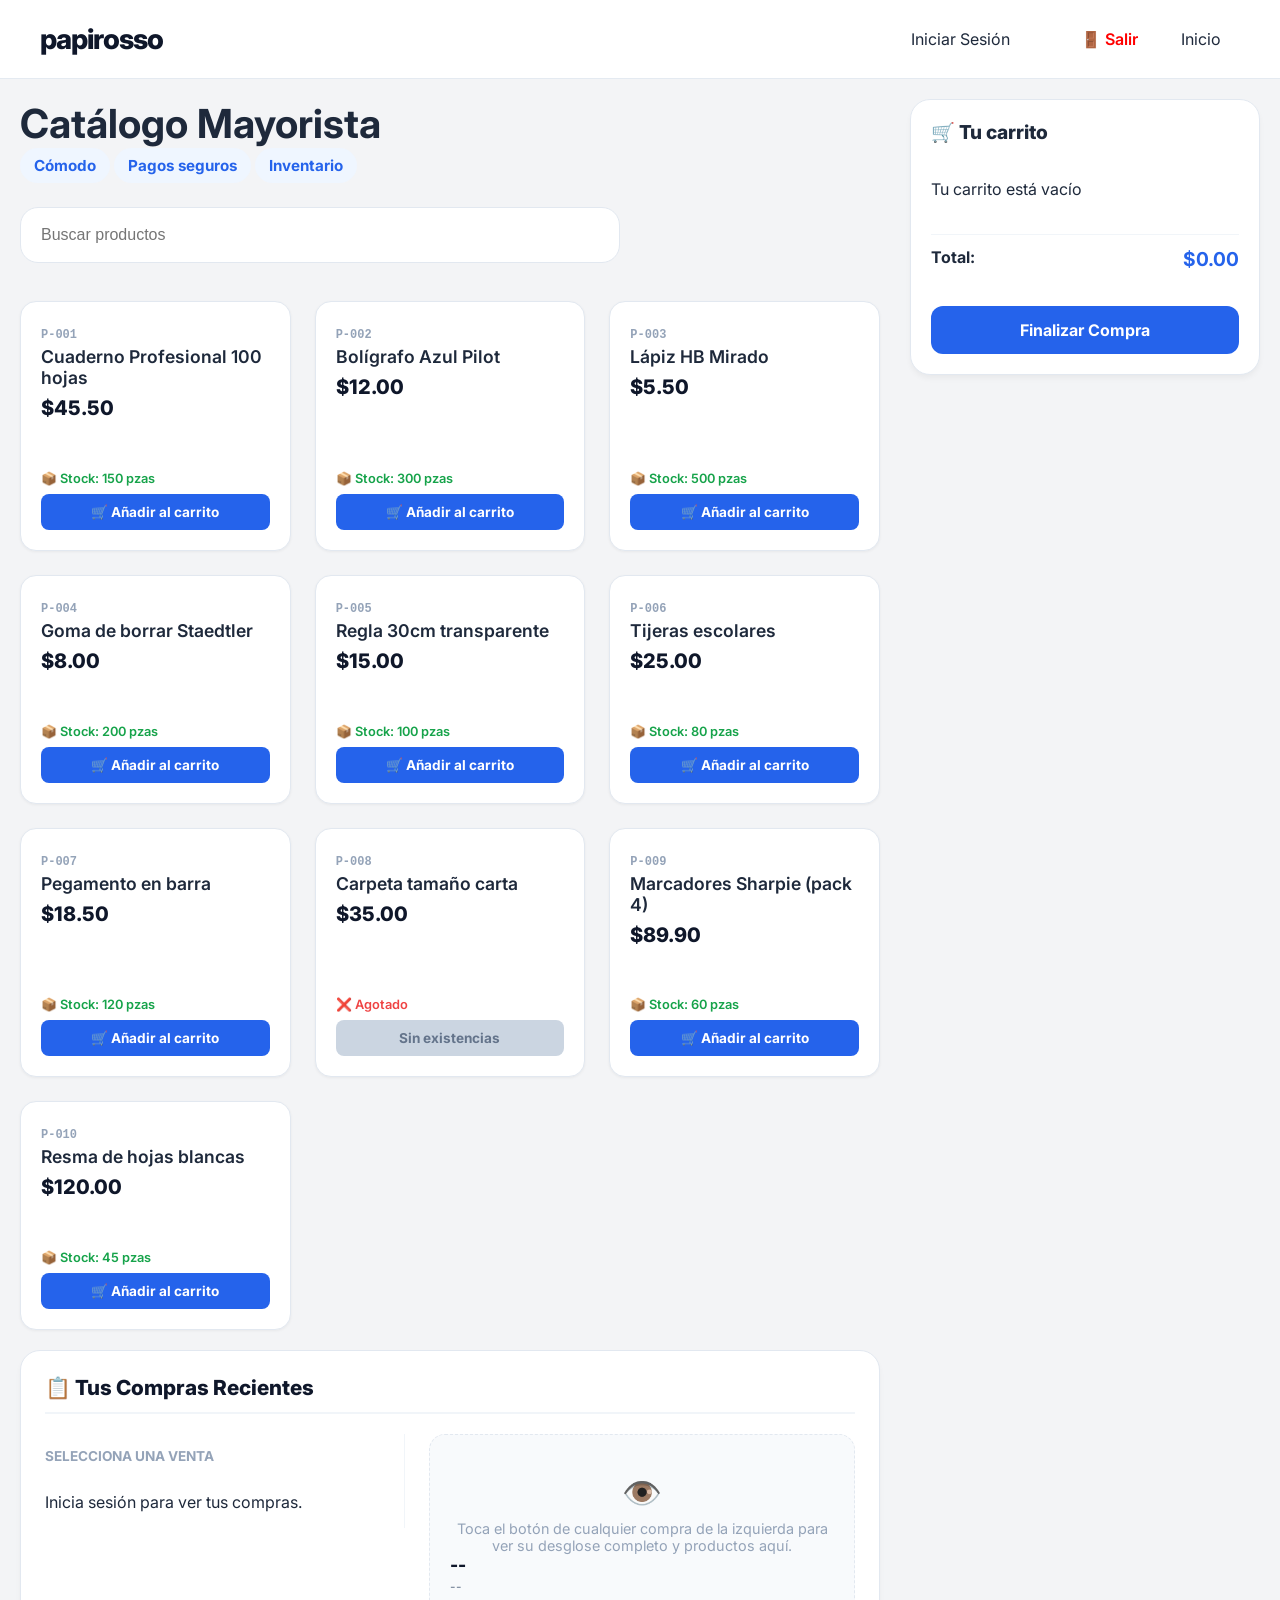
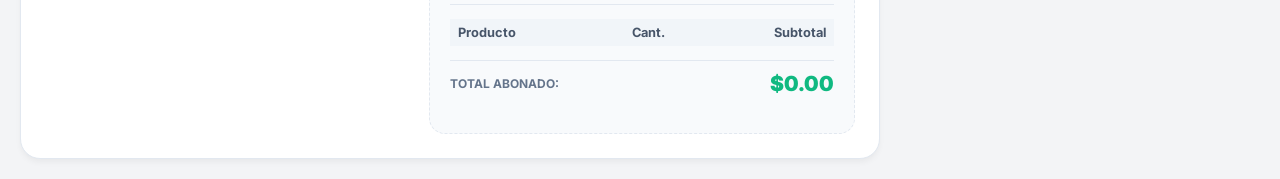
<file: cliente-publico.html>
<!DOCTYPE html>
<html lang="es">
<head>
    <meta charset="UTF-8">
    <meta name="viewport" content="width=device-width, initial-scale=1.0">
    <title>Tienda Pública | Papelería DB</title>
    <link rel="stylesheet" href="style.css">
    <link href="https://fonts.googleapis.com/css2?family=Inter:wght@400;600;800&display=swap" rel="stylesheet">
</head>
<body class="store-page" onload="irAProductos(); verificarSesionPublica(); cargarHistorialComprasPublico();">
    <header class="page-header">
        <a class="brand" href="index.html">Papirosso</a>
        <nav class="store-menu">
            <a href="login.html" id="nav-login-text">Iniciar Sesión</a>
            <span id="nav-user-curp" class="user-curp-display hidden" style="color: var(--primary); font-weight: 800; font-family: 'Inter', sans-serif;"></span>
            <button id="btn-cerrar-sesion-publico" class="hidden" onclick="cerrarSesion()" style="background: none; border: none; color: red; cursor: pointer; font-weight: 600; margin-left: 10px;">🚪 Salir</button>
            <a href="index.html">Inicio</a>
        </nav>
        <button id="easter-egg-trigger" class="easter-egg hidden" aria-label="Egg">🦴</button>
    </header>

    <main class="store-shell" style="display: grid; grid-template-columns: 1fr 350px; gap: 30px; align-items: start; max-w: 1200px; margin: 0 auto; padding: 20px;">
        
        <div style="display: flex; flex-direction: column; gap: 20px;">
            <section class="store-hero">
                <div class="hero-text">
                    <h1>Catálogo Mayorista</h1>
                    <div class="store-badges">
                        <span class="store-badge">Cómodo</span>
                        <span class="store-badge">Pagos seguros</span>
                        <span class="store-badge">Inventario</span>
                    </div>
                </div>
                <div class="search-box">
                    <input id="public-search" type="search" placeholder="Buscar productos">
                </div>
            </section>

            <section class="product-grid" id="product-grid"></section>

            <section id="compras-cliente-section" class="hidden" style="background: white; p-padding: 24px; padding: 24px; border-radius: 20px; border: 1px solid #e2e8f0; box-shadow: 0 4px 6px -1px rgba(0,0,0,0.05);">
                <div style="display: flex; justify-content: space-between; align-items: center; margin-bottom: 20px; border-bottom: 2px solid #f1f5f9; padding-bottom: 12px;">
                    <h2 style="margin: 0; font-size: 1.3rem; font-weight: 800; color: #0f172a;">📋 Tus Compras Recientes</h2>
                </div>

                <div style="display: grid; grid-template-columns: 1.1fr 1.3fr; gap: 24px; align-items: start;">
                    
                    <div style="border-right: 1px solid #f1f5f9; padding-right: 16px; max-height: 450px; overflow-y: auto;">
                        <h3 style="font-size: 0.85rem; color: #94a3b8; text-transform: uppercase; tracking: 0.05em; margin-bottom: 12px; font-weight: 700;">Selecciona una venta</h3>
                        <div id="compras-cliente-lista-cards" style="display: flex; flex-direction: column; gap: 10px;">
                            </div>
                    </div>

                    <div id="compras-cliente-detalle-panel" style="background: #f8fafc; border-radius: 16px; padding: 20px; border: 1px dashed #e2e8f0; min-height: 300px; display: flex; flex-direction: column; justify-content: center;">
                        <div id="compras-cliente-detalle-placeholder" style="text-align: center; color: #94a3b8; font-size: 0.9rem;">
                            <span style="font-size: 2rem; display: block; margin-bottom: 8px;">👁️</span>
                            Toca el botón de cualquier compra de la izquierda para ver su desglose completo y productos aquí.
                        </div>
                        
                        <div id="compras-cliente-detalle-contenido" class="hidden">
                            <div style="border-bottom: 1px solid #e2e8f0; padding-bottom: 10px; margin-bottom: 14px;">
                                <h4 id="panel-detalle-folio" style="margin: 0; font-size: 1.1rem; font-weight: 800; color: #0f172a;">--</h4>
                                <p id="panel-detalle-fecha" style="margin: 4px 0 0 0; font-size: 0.75rem; color: #64748b;">--</p>
                            </div>
                            <div style="max-height: 200px; overflow-y: auto; margin-bottom: 14px;">
                                <table style="width: 100%; border-collapse: collapse; text-align: left; font-size: 0.8rem;">
                                    <thead style="background: #edd; background-color: #f1f5f9; color: #475569; font-weight: 700;">
                                        <tr>
                                            <th style="padding: 6px 8px;">Producto</th>
                                            <th style="padding: 6px 8px; text-align: center;">Cant.</th>
                                            <th style="padding: 6px 8px; text-align: right;">Subtotal</th>
                                        </tr>
                                    </thead>
                                    <tbody id="panel-detalle-productos-body">
                                        </tbody>
                                </table>
                            </div>
                            <div style="border-top: 1px solid #e2e8f0; padding-top: 10px; display: flex; justify-content: space-between; align-items: center;">
                                <span style="font-size: 0.75rem; font-weight: 700; color: #64748b; text-transform: uppercase;">Total Abonado:</span>
                                <span id="panel-detalle-total" style="font-size: 1.3rem; font-weight: 900; color: #10b981;">$0.00</span>
                            </div>
                        </div>
                    </div>

                </div>
            </section>
        </div>

        <aside class="cart-panel" style="position: sticky; top: 90px; background: white; border-radius: 20px; padding: 20px; box-shadow: 0 4px 6px -1px rgba(0,0,0,0.05); border: 1px solid #e2e8f0; margin-top: 0; width: 100%; box-sizing: border-box;">
            <h2 style="margin-top: 0; margin-bottom: 15px; font-size: 1.2rem; font-weight: 800; display: flex; align-items: center; gap: 8px;">🛒 Tu carrito</h2>
            <div id="cart-items" style="max-height: 320px; overflow-y: auto; margin-bottom: 15px;">Tu carrito está vacío</div>
            <div class="cart-total" style="border-top: 1px solid #f1f5f9; padding-top: 12px; margin-bottom: 15px; font-size: 1rem; display: flex; justify-content: space-between;">
                <span>Total:</span>
                <strong id="cart-total" style="color: var(--primary); font-size: 1.2rem;">$0.00</strong>
            </div>
            <button class="btn-confirm" id="checkout-button" onclick="procesarCompraPublica()" style="...">Finalizar Compra</button>
        </aside>

    </main>

   <div id="easter-egg-modal" class="modal-overlay hidden">
        <div class="modal-card easter-card">
            <div class="modal-header">
                <h2>Sans dice...</h2>
            </div>
            <div class="modal-body">
                <p><strong>“hey. it’s a beautiful day outside. birds are singing, flowers are blooming... on days like these, kids like you... should be buying stationery.”</strong></p>
            </div>
            <div class="modal-footer">
                <button class="btn-cancel" id="close-easter-egg">Cerrar</button>
            </div>
        </div>
    </div>

    <script src="db.js"></script>
    <script src="legacy-app.js"></script>
</body>
</html>
</file>
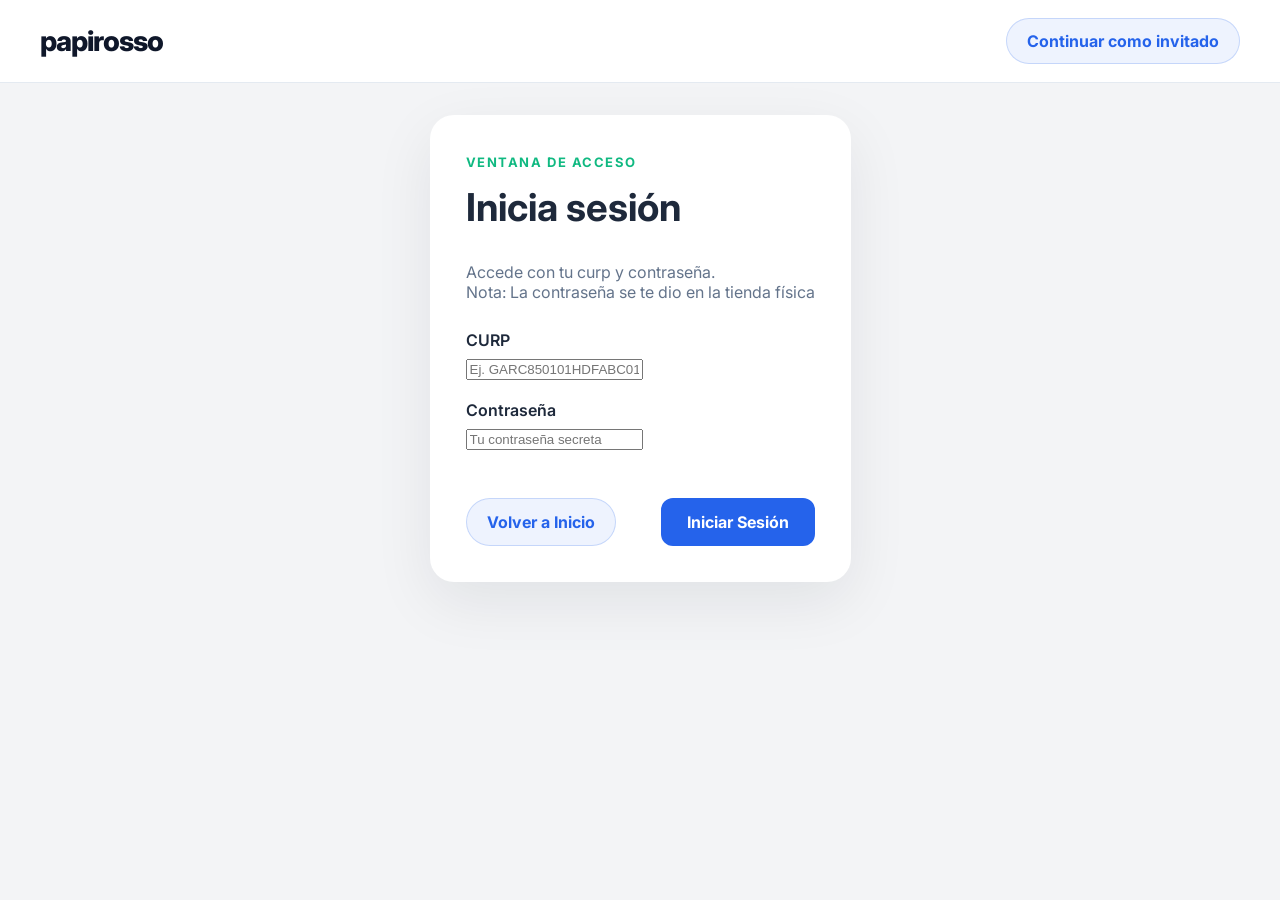
<file: login.html>
<!DOCTYPE html>
<html lang="es">
<head>
    <meta charset="UTF-8">
    <meta name="viewport" content="width=device-width, initial-scale=1.0">
    <title>Iniciar sesión | Papelería DB</title>
    <link rel="stylesheet" href="style.css">
    <link href="https://fonts.googleapis.com/css2?family=Inter:wght@400;600;800&display=swap" rel="stylesheet">
</head>
<body class="login-page">
    <header class="page-header">
        <a class="brand" href="index.html">Papirosso</a>
        <a class="button-link" href="cliente-publico.html">Continuar como invitado</a>
    </header>

    <main class="page-shell login-shell">
        <section class="login-card">
            <div class="login-intro">
                <span class="eyebrow">Ventana de Acceso</span>
                <h1>Inicia sesión</h1>
                <p>Accede con tu curp y contraseña.
                <br>Nota: La contraseña se te dio en la tienda física</p>
            </div>
            <form id="login-form" class="login-form" onsubmit="event.preventDefault(); ejecutarLogin();">
                <label>CURP</label>
                <input id="login-curp" type="text" placeholder="Ej. GARC850101HDFABC01" autocomplete="off">
                <label>Contraseña</label>
                <input id="login-password" type="password" placeholder="Tu contraseña secreta">
                <p id="login-error" class="error-text hidden"></p>
                <div class="login-actions">
                    <a class="button-link secondary" href="index.html">Volver a Inicio</a>
                    <button type="submit" class="btn-confirm">Iniciar Sesión</button>
                </div>
            </form>
        </section>
    </main>

    <script src="db.js"></script>
    <script src="legacy-app.js"></script>
</body>
</html>
</file>
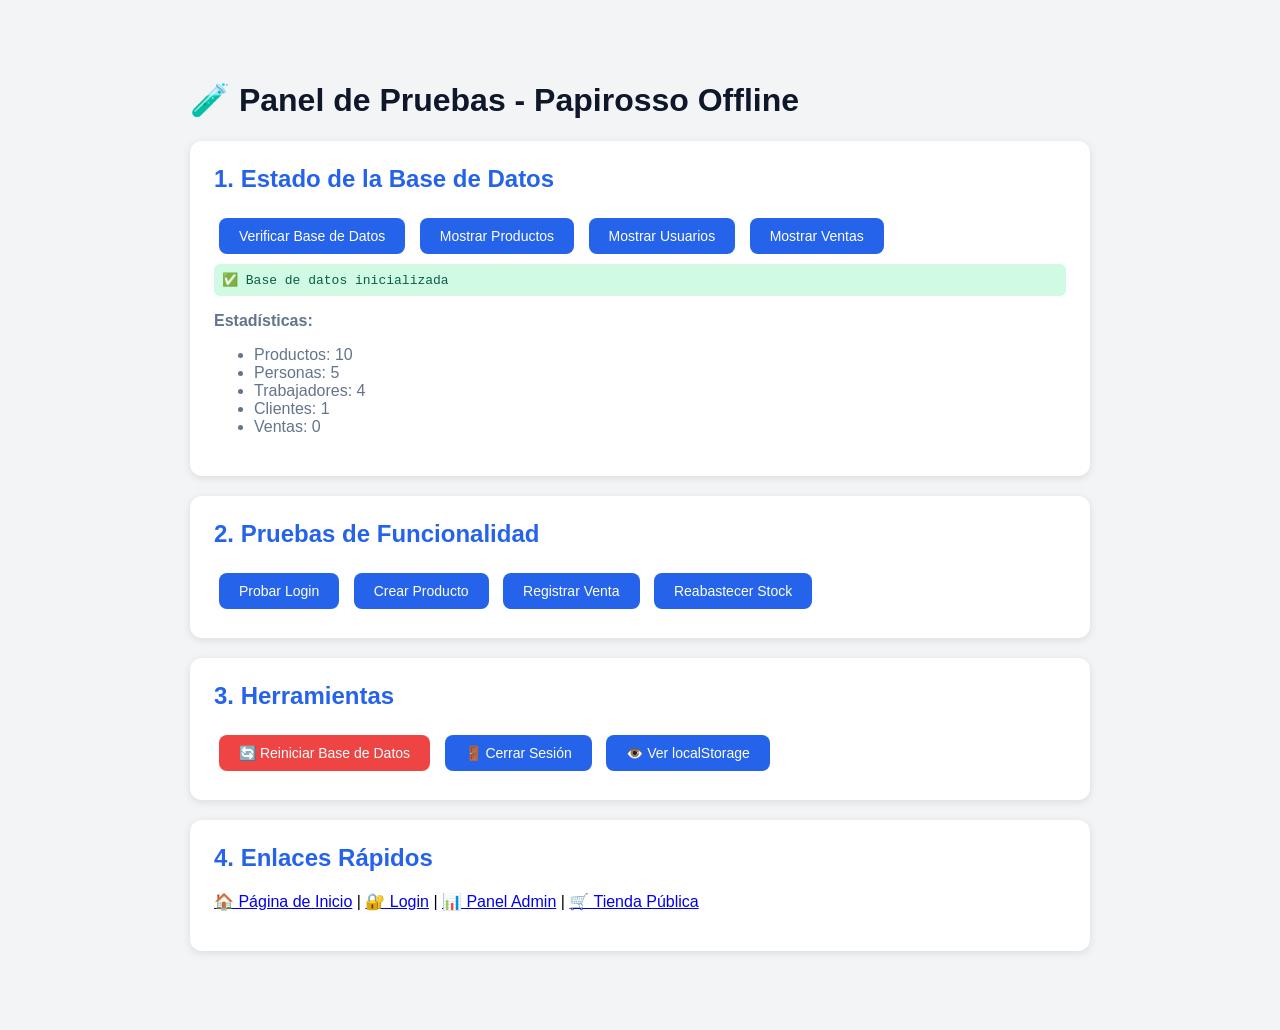
<file: test.html>
<!DOCTYPE html>
<html lang="es">
<head>
    <meta charset="UTF-8">
    <meta name="viewport" content="width=device-width, initial-scale=1.0">
    <title>Test - Papirosso Offline</title>
    <style>
        body {
            font-family: 'Segoe UI', Tahoma, Geneva, Verdana, sans-serif;
            max-width: 900px;
            margin: 40px auto;
            padding: 20px;
            background: #f3f4f6;
        }
        .card {
            background: white;
            border-radius: 12px;
            padding: 24px;
            margin-bottom: 20px;
            box-shadow: 0 2px 8px rgba(0,0,0,0.1);
        }
        h1 { color: #0f172a; }
        h2 { color: #2563eb; margin-top: 0; }
        .success { color: #10b981; font-weight: bold; }
        .error { color: #ef4444; font-weight: bold; }
        .info { color: #64748b; }
        button {
            background: #2563eb;
            color: white;
            border: none;
            padding: 10px 20px;
            border-radius: 8px;
            cursor: pointer;
            font-size: 14px;
            margin: 5px;
        }
        button:hover { background: #1d4ed8; }
        button.danger { background: #ef4444; }
        button.danger:hover { background: #dc2626; }
        pre {
            background: #f8fafc;
            padding: 12px;
            border-radius: 8px;
            overflow-x: auto;
            font-size: 12px;
            border: 1px solid #e2e8f0;
        }
        .test-result {
            padding: 8px;
            margin: 5px 0;
            border-radius: 6px;
            font-family: monospace;
        }
        .pass { background: #d1fae5; color: #065f46; }
        .fail { background: #fee2e2; color: #991b1b; }
    </style>
</head>
<body>
    <h1>🧪 Panel de Pruebas - Papirosso Offline</h1>
    
    <div class="card">
        <h2>1. Estado de la Base de Datos</h2>
        <button onclick="verificarDB()">Verificar Base de Datos</button>
        <button onclick="mostrarProductos()">Mostrar Productos</button>
        <button onclick="mostrarUsuarios()">Mostrar Usuarios</button>
        <button onclick="mostrarVentas()">Mostrar Ventas</button>
        <div id="db-status"></div>
    </div>

    <div class="card">
        <h2>2. Pruebas de Funcionalidad</h2>
        <button onclick="testLogin()">Probar Login</button>
        <button onclick="testCrearProducto()">Crear Producto</button>
        <button onclick="testRegistrarVenta()">Registrar Venta</button>
        <button onclick="testReabastecer()">Reabastecer Stock</button>
        <div id="test-results"></div>
    </div>

    <div class="card">
        <h2>3. Herramientas</h2>
        <button onclick="resetDB()" class="danger">🔄 Reiniciar Base de Datos</button>
        <button onclick="limpiarSesion()">🚪 Cerrar Sesión</button>
        <button onclick="verLocalStorage()">👁️ Ver localStorage</button>
        <div id="tools-output"></div>
    </div>

    <div class="card">
        <h2>4. Enlaces Rápidos</h2>
        <p>
            <a href="index.html" target="_blank">🏠 Página de Inicio</a> | 
            <a href="login.html" target="_blank">🔐 Login</a> | 
            <a href="panel.html" target="_blank">📊 Panel Admin</a> | 
            <a href="cliente-publico.html" target="_blank">🛒 Tienda Pública</a>
        </p>
    </div>

    <script src="db.js"></script>
    <script>
        function verificarDB() {
            const output = document.getElementById('db-status');
            const initialized = localStorage.getItem('papirosso_initialized');
            
            if (initialized) {
                const productos = db.getProductos();
                const personas = db.getAll('personas');
                const trabajadores = db.getAll('trabajadores');
                const clientes = db.getAll('clientes');
                const ventas = db.getAll('ventas');
                
                output.innerHTML = `
                    <div class="test-result pass">✅ Base de datos inicializada</div>
                    <div class="info">
                        <p><strong>Estadísticas:</strong></p>
                        <ul>
                            <li>Productos: ${productos.length}</li>
                            <li>Personas: ${personas.length}</li>
                            <li>Trabajadores: ${trabajadores.length}</li>
                            <li>Clientes: ${clientes.length}</li>
                            <li>Ventas: ${ventas.length}</li>
                        </ul>
                    </div>
                `;
            } else {
                output.innerHTML = '<div class="test-result fail">❌ Base de datos no inicializada</div>';
            }
        }

        function mostrarProductos() {
            const output = document.getElementById('db-status');
            const productos = db.getProductos();
            output.innerHTML = '<h3>Productos en la base de datos:</h3><pre>' + 
                JSON.stringify(productos, null, 2) + '</pre>';
        }

        function mostrarUsuarios() {
            const output = document.getElementById('db-status');
            const trabajadores = db.getAll('trabajadores');
            const clientes = db.getClientes();
            output.innerHTML = '<h3>Trabajadores:</h3><pre>' + 
                JSON.stringify(trabajadores, null, 2) + '</pre>' +
                '<h3>Clientes:</h3><pre>' + 
                JSON.stringify(clientes, null, 2) + '</pre>';
        }

        function mostrarVentas() {
            const output = document.getElementById('db-status');
            const ventas = db.getAllVentas();
            if (ventas.length === 0) {
                output.innerHTML = '<div class="info">No hay ventas registradas</div>';
            } else {
                output.innerHTML = '<h3>Ventas registradas:</h3><pre>' + 
                    JSON.stringify(ventas, null, 2) + '</pre>';
            }
        }

        function testLogin() {
            const output = document.getElementById('test-results');
            
            // Probar login exitoso
            const resultado1 = db.login('ROMJ050515HDFRS091', 'admin123');
            const test1 = resultado1.success ? 
                '<div class="test-result pass">✅ Login Admin exitoso</div>' :
                '<div class="test-result fail">❌ Login Admin falló</div>';
            
            // Probar login fallido
            const resultado2 = db.login('CURPINVALIDA', 'wrong');
            const test2 = !resultado2.success ? 
                '<div class="test-result pass">✅ Login inválido rechazado correctamente</div>' :
                '<div class="test-result fail">❌ Login inválido debería fallar</div>';
            
            output.innerHTML = test1 + test2;
        }

        function testCrearProducto() {
            const output = document.getElementById('test-results');
            
            try {
                const nuevoProducto = {
                    id_producto: 'TEST-' + Date.now(),
                    nombre: 'Producto de Prueba',
                    precio: 99.99,
                    cant_exist: 10,
                    descripcion: 'Producto creado durante test'
                };
                
                db.crearProducto(nuevoProducto);
                const productos = db.getProductos();
                const existe = productos.find(p => p.id_producto === nuevoProducto.id_producto);
                
                if (existe) {
                    output.innerHTML = '<div class="test-result pass">✅ Producto creado exitosamente</div>' +
                        '<pre>' + JSON.stringify(existe, null, 2) + '</pre>';
                } else {
                    output.innerHTML = '<div class="test-result fail">❌ Producto no se guardó</div>';
                }
            } catch (e) {
                output.innerHTML = '<div class="test-result fail">❌ Error: ' + e.message + '</div>';
            }
        }

        function testRegistrarVenta() {
            const output = document.getElementById('test-results');
            
            try {
                const productos = db.getProductos();
                if (productos.length === 0) {
                    output.innerHTML = '<div class="test-result fail">❌ No hay productos para vender</div>';
                    return;
                }
                
                const producto = productos[0];
                
                const ventaData = {
                    precio_total: producto.precio * 2,
                    curp_cliente: null,
                    curp_trabajador: 'ROMJ050515HDFRS091',
                    detalles: [{
                        id_producto: producto.id_producto,
                        nombre: producto.nombre,
                        precio: producto.precio,
                        cantidad: 2
                    }]
                };
                
                const resultado = db.registrarVenta(ventaData);
                
                if (resultado.id_venta) {
                    output.innerHTML = '<div class="test-result pass">✅ Venta registrada: ' + 
                        resultado.id_venta + '</div>';
                } else {
                    output.innerHTML = '<div class="test-result fail">❌ Venta no se registró</div>';
                }
            } catch (e) {
                output.innerHTML = '<div class="test-result fail">❌ Error: ' + e.message + '</div>';
            }
        }

        function testReabastecer() {
            const output = document.getElementById('test-results');
            
            try {
                const productos = db.getProductos();
                if (productos.length === 0) {
                    output.innerHTML = '<div class="test-result fail">❌ No hay productos</div>';
                    return;
                }
                
                const producto = productos[0];
                const stockAntes = producto.cant_exist;
                
                db.actualizarStock(producto.id_producto, 50);
                
                const productoActualizado = db.findBy('productos', 'id_producto', producto.id_producto);
                
                if (productoActualizado.cant_exist === stockAntes + 50) {
                    output.innerHTML = '<div class="test-result pass">✅ Stock actualizado: ' + 
                        stockAntes + ' → ' + productoActualizado.cant_exist + '</div>';
                } else {
                    output.innerHTML = '<div class="test-result fail">❌ Stock no se actualizó correctamente</div>';
                }
            } catch (e) {
                output.innerHTML = '<div class="test-result fail">❌ Error: ' + e.message + '</div>';
            }
        }

        function resetDB() {
            if (confirm('¿Estás seguro? Esto borrará TODOS los datos y los reiniciará a los valores por defecto.')) {
                db.reset();
                document.getElementById('tools-output').innerHTML = 
                    '<div class="test-result pass">✅ Base de datos reiniciada. Recarga la página para ver los cambios.</div>';
                setTimeout(() => location.reload(), 1500);
            }
        }

        function limpiarSesion() {
            localStorage.removeItem('usuario');
            document.getElementById('tools-output').innerHTML = 
                '<div class="test-result pass">✅ Sesión cerrada</div>';
        }

        function verLocalStorage() {
            const output = document.getElementById('tools-output');
            const keys = Object.keys(localStorage).filter(k => k.startsWith('papirosso_'));
            
            if (keys.length === 0) {
                output.innerHTML = '<div class="info">No hay datos de Papirosso en localStorage</div>';
            } else {
                let html = '<h3>Claves en localStorage:</h3><ul>';
                keys.forEach(key => {
                    const size = localStorage.getItem(key).length;
                    html += `<li><strong>${key}</strong> (${size} bytes)</li>`;
                });
                html += '</ul>';
                output.innerHTML = html;
            }
        }

        // Verificar al cargar
        window.addEventListener('load', () => {
            verificarDB();
        });
    </script>
</body>
</html>
</file>
<file: style.css>
/* Variables de color y fuentes */
:root {
    --bg: #f3f4f6;
    --surface: #ffffff;
    --header-bg: #0f172a;
    --primary: #2563eb;
    --primary-hover: #1d4ed8;
    --accent: #10b981;
    --text-main: #1e293b;
    --text-muted: #64748b;
    --text-white: #ffffff;
    --border: #e2e8f0;
    --error: #ef4444;
}

* { box-sizing: border-box; }

body {
    font-family: 'Inter', sans-serif;
    background-color: var(--bg);
    color: var(--text-main);
    margin: 0;
    min-height: 100vh;
}

img { max-width: 100%; display: block; }
a { color: inherit; text-decoration: none; }
button { font: inherit; }

.page-header {
    position: sticky; top: 0; z-index: 1000;
    background: rgba(255,255,255,0.96);
    backdrop-filter: blur(10px);
    display: flex; justify-content: space-between; align-items: center;
    padding: 18px 40px;
    border-bottom: 1px solid rgba(226,232,240,0.9);
}

.brand {
    font-size: 28px;
    font-weight: 800;
    letter-spacing: -1px;
    color: var(--header-bg);
    text-transform: lowercase;
}

.hero-nav,
.store-menu {
    display: flex; gap: 18px;
    align-items: center;
}

.hero-nav a,
.store-menu a {
    padding: 10px 18px;
    border-radius: 999px;
    border: 1px solid transparent;
    transition: 0.2s;
}

.hero-nav a:hover,
.store-menu a:hover {
    background: #eff6ff;
}

.page-shell {
    max-width: 1300px;
    margin: 32px auto;
    padding: 0 24px 48px;
}

.eyebrow {
    display: inline-block;
    margin-bottom: 14px;
    font-size: 13px;
    font-weight: 700;
    text-transform: uppercase;
    letter-spacing: 0.12em;
    color: var(--accent);
}

.home-shell {
    display: grid;
    gap: 40px;
}

.hero-welcome {
    display: grid;
    gap: 30px;
    grid-template-columns: minmax(0, 1fr) 420px;
    align-items: center;
}

.hero-welcome h1 {
    font-size: clamp(2.8rem, 3vw, 4.2rem);
    line-height: 1.05;
    margin: 0;
}

.hero-welcome p {
    max-width: 620px;
    line-height: 1.75;
    color: var(--text-muted);
}

.hero-actions {
    display: flex;
    gap: 16px;
    flex-wrap: wrap;
    margin-top: 18px;
}

.hero-visual {
    display: flex;
    justify-content: center;
}

.features-grid {
    display: grid;
    grid-template-columns: repeat(auto-fit, minmax(220px, 1fr));
    gap: 18px;
}

.feature-card {
    background: var(--surface);
    border: 1px solid var(--border);
    border-radius: 24px;
    padding: 28px;
    box-shadow: 0 18px 45px rgba(15, 23, 42, 0.06);
}

.feature-card h3 {
    margin-top: 0;
    margin-bottom: 16px;
}

.home-page .btn-confirm,
.btn-confirm {
    background: var(--primary);
    color: var(--text-white);
    border: none;
    padding: 14px 26px;
    border-radius: 12px;
    cursor: pointer;
    font-weight: 700;
}

.home-page .btn-cancel,
.btn-cancel {
    background: var(--surface);
    color: var(--text-main);
    border: 1px solid var(--border);
    padding: 14px 26px;
    border-radius: 12px;
    cursor: pointer;
    font-weight: 700;
}

.login-page,
.store-page {
    min-height: 100vh;
    display: flex;
    flex-direction: column;
}

.login-shell {
    display: grid;
    gap: 32px;
}

.store-shell {
    display: grid;
    grid-template-columns: minmax(0, 1fr) 360px;
    gap: 28px;
    align-items: start;
}

.login-card {
    max-width: 520px;
    margin: 0 auto;
    padding: 36px;
    border-radius: 24px;
    background: var(--surface);
    box-shadow: 0 20px 60px rgba(15, 23, 42, 0.08);
}

.login-card h1 {
    margin-top: 0;
    font-size: 2.4rem;
}

.login-card p {
    margin-bottom: 28px;
    color: var(--text-muted);
}

.login-form label {
    display: block;
    margin-bottom: 8px;
    font-weight: 600;
}

.login-form input {
    margin-bottom: 20px;
}

.login-actions {
    display: flex;
    justify-content: space-between;
    flex-wrap: wrap;
    gap: 14px;
}

.button-link {
    display: inline-flex;
    align-items: center;
    justify-content: center;
    padding: 12px 20px;
    border-radius: 999px;
    border: 1px solid rgba(37, 99, 235, 0.2);
    color: var(--primary);
    background: rgba(37, 99, 235, 0.08);
    font-weight: 700;
    transition: 0.2s;
}

.button-link:hover {
    background: rgba(37, 99, 235, 0.16);
}

.store-hero {
    display: grid;
    gap: 24px;
}

.store-hero h1 {
    margin: 0;
    font-size: clamp(2.5rem, 3vw, 3.6rem);
}

.hero-badges {
    display: flex;
    flex-wrap: wrap;
    gap: 10px;
    margin-top: 20px;
}

.store-badge {
    display: inline-flex;
    align-items: center;
    padding: 8px 14px;
    border-radius: 999px;
    background: #eff6ff;
    color: var(--primary);
    font-size: 0.95rem;
    font-weight: 700;
}

.search-box {
    max-width: 600px;
}

.search-box input {
    width: 100%;
    padding: 18px 20px;
    border: 1px solid var(--border);
    border-radius: 18px;
    font-size: 16px;
}

.search-hint {
    margin-top: 12px;
    color: var(--text-muted);
    font-size: 0.95rem;
}

.product-grid {
    display: grid;
    grid-template-columns: repeat(auto-fit, minmax(240px, 1fr));
    gap: 24px;
    margin-top: 18px;
}

.product-card {
    background: var(--surface);
    border: 1px solid var(--border);
    border-radius: 24px;
    padding: 24px;
    display: grid;
    gap: 18px;
    transition: transform 0.25s ease, box-shadow 0.25s ease;
}

.product-card:hover {
    transform: translateY(-6px);
    box-shadow: 0 24px 60px rgba(15, 23, 42, 0.1);
}

.product-badge {
    width: 60px;
    height: 60px;
    display: grid;
    place-items: center;
    border-radius: 18px;
    background: #eff6ff;
    font-size: 1.6rem;
}

.product-info {
    display: grid;
    gap: 12px;
}

.product-category {
    color: var(--primary);
    font-weight: 700;
    font-size: 0.9rem;
    text-transform: uppercase;
    letter-spacing: 0.06em;
}

.product-footer {
    display: flex;
    justify-content: space-between;
    gap: 16px;
    align-items: center;
}

.product-footer small {
    color: var(--text-muted);
}

.easter-egg {
    border: none;
    background: #000;
    color: #fff;
    width: 48px;
    height: 48px;
    border-radius: 50%;
    display: grid;
    place-items: center;
    cursor: pointer;
    box-shadow: 0 15px 30px rgba(0,0,0,0.15);
    animation: pulse 2.5s infinite;
}

.easter-egg.hidden { display: none !important; }

@keyframes pulse {
    0%, 100% { transform: scale(1); }
    50% { transform: scale(1.08); }
}

.easter-card {
    max-width: 420px;
    text-align: left;
}

.easter-card .modal-body p {
    margin: 0 0 14px;
    line-height: 1.75;
}

.modal-card.easter-card {
    border: 1px dashed #d1d5db;
}

.product-card h3 {
    margin: 0;
}

.product-description {
    margin: 0;
    color: var(--text-muted);
    min-height: 56px;
}

.product-meta {
    display: flex;
    justify-content: space-between;
    align-items: center;
    gap: 12px;
    color: var(--text-muted);
}

.cart-panel {
    background: var(--surface);
    border: 1px solid var(--border);
    border-radius: 24px;
    padding: 24px;
    max-width: 360px;
    display: grid;
    gap: 20px;
}

.cart-panel h2 {
    margin-top: 0;
}

.cart-item {
    display: flex;
    justify-content: space-between;
    gap: 12px;
    padding: 14px 0;
    border-bottom: 1px solid #f1f5f9;
}

.empty-cart {
    color: var(--text-muted);
    margin: 0;
}

.cart-total {
    display: flex;
    justify-content: space-between;
    font-weight: 700;
    color: var(--text-main);
}

@media (max-width: 900px) {
    .hero-welcome,
    .store-shell {
        grid-template-columns: 1fr;
    }

    .page-header {
        flex-wrap: wrap;
        gap: 16px;
        justify-content: center;
    }
}

@media (max-width: 680px) {
    .page-header {
        padding: 18px 20px;
    }

    .page-shell {
        padding: 0 20px 32px;
    }

    .login-card {
        padding: 28px;
    }

    .hero-actions {
        flex-direction: column;
        align-items: stretch;
    }

    .product-grid {
        grid-template-columns: 1fr;
    }

    .cart-panel {
        max-width: 100%;
    }
}

/* ==========================================
   MODAL DE SANS (VENTANA EMERGENTE FIJA)
   ========================================== */

/* Fondo oscuro flotante que no empuja ningún elemento */
.modal-overlay {
    position: fixed !important;
    top: 0 !important;
    left: 0 !important;
    width: 100vw !important;
    height: 100vh !important;
    background: rgba(15, 23, 42, 0.6) !important; /* Capa oscura translúcida */
    backdrop-filter: blur(4px) !important;
    display: flex !important;
    align-items: center !important;
    justify-content: center !important;
    z-index: 99999 !important; /* Por encima de absolutamente todo */
}

/* La tarjeta blanca con el diálogo de Sans */
.modal-card.easter-card {
    background: #ffffff !important;
    border-radius: 24px !important;
    padding: 32px !important;
    width: 100% !important;
    max-width: 450px !important; /* Tamaño perfecto de cuadro de diálogo */
    box-shadow: 0 25px 50px -12px rgba(0, 0, 0, 0.25) !important;
    border: 1px dashed #d1d5db !important;
    display: block !important;
}

/* Ocultación estricta usando tu clase .hidden */
.modal-overlay.hidden {
    display: none !important;
}
</file>
